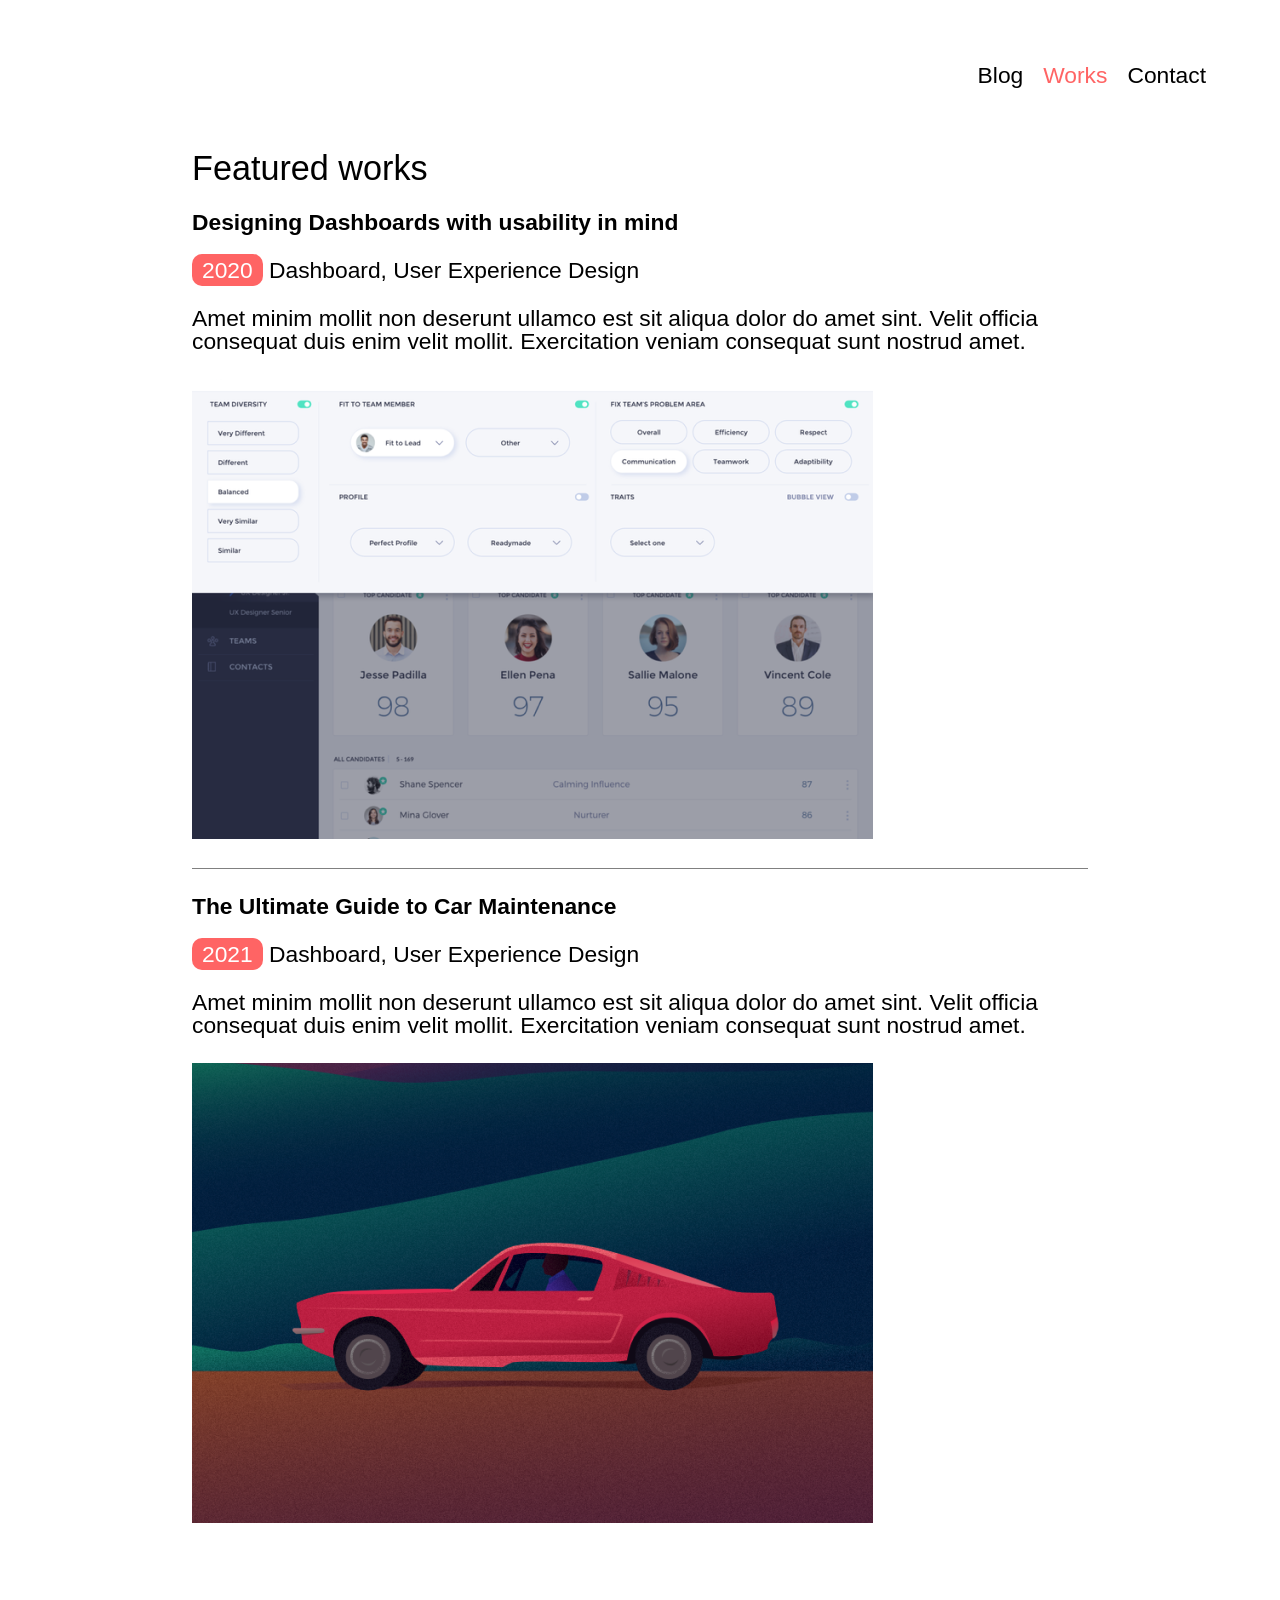
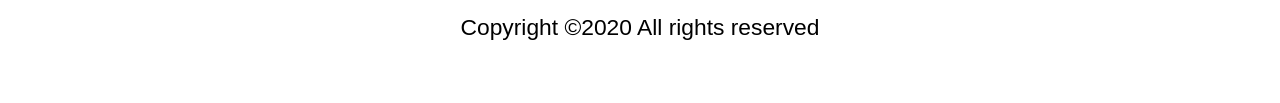
<file: index.html>
<!DOCTYPE html>
<html lang="pt">
<head>
    <meta charset="UTF-8">
    <meta name="viewport" content="width=device-width, initial-scale=1.0">
    <title>Featured works</title>
    <link rel="stylesheet" href="CSS/style.css" type="text/css">
</head>
<body>
    <header>
        <nav>
            <ul>
                <li>
                    <a href="#">Blog</a>
                </li>
                <li class="atual">
                    <a href="#">Works</a>
                </li>
                <li>
                    <a href="#">Contact</a>
                </li>
            </ul>
        </nav>
    </header>
    <main class="works">
        <h1>Featured works</h1>
        <section>
            <h2>Designing Dashboards with usability in mind</h2>
            <p>
          <span>2020</span> Dashboard, User Experience Design
            </p>
            <p>
                Amet minim mollit non deserunt ullamco est sit aliqua dolor do amet sint. Velit officia consequat duis enim velit mollit. Exercitation veniam consequat sunt nostrud amet.
            </p>
            <p>
                <img src="images/Rectangle4.png" alt="Dashboard page">
            </p>
        </section>
        <section>
            <h2>The Ultimate Guide to Car Maintenance</h2>
            <p>
              <span>2021</span>  Dashboard, User Experience Design
            </p>
            <p>
                Amet minim mollit non deserunt ullamco est sit aliqua dolor do amet sint. Velit officia consequat duis enim velit mollit. Exercitation veniam consequat sunt nostrud amet.
            </p>
            <p>
                <img src="images/Rectangle5.png" alt="Dashboard page">
            </p>
        </section>
    </main>
    <footer>
        <nav>
            <ul>
                <li>
                <a href="#"></a>
                </li>
                <li>
                    <a href="#"></a>
                </li>
                <li>
                    <a href="#"></a>
                </li>
                <li>
                    <a href="#"></a>
                </li>
                
            </ul>
        </nav>
        <p>
            Copyright &copy;2020 All rights reserved 
        </p>
    </footer>
</body>
</html>
</file>
<file: CSS/style.css>
/* http://meyerweb.com/eric/tools/css/reset/ 
   v2.0 | 20110126
   License: none (public domain)
*/

html, body, div, span, applet, object, iframe,
h1, h2, h3, h4, h5, h6, p, blockquote, pre,
a, abbr, acronym, address, big, cite, code,
del, dfn, em, img, ins, kbd, q, s, samp,
small, strike, strong, sub, sup, tt, var,
b, u, i, center,
dl, dt, dd, ol, ul, li,
fieldset, form, label, legend,
table, caption, tbody, tfoot, thead, tr, th, td,
article, aside, canvas, details, embed, 
figure, figcaption, footer, header, hgroup, 
menu, nav, output, ruby, section, summary,
time, mark, audio, video {
	margin: 0;
	padding: 0;
	border: 0;
	font-size: 100%;
	font: inherit;
	vertical-align: baseline;
}
/* HTML5 display-role reset for older browsers */
article, aside, details, figcaption, figure, 
footer, header, hgroup, menu, nav, section {
	display: block;
}
body {
	line-height: 1;
}
ol, ul {
	list-style: none;
}
blockquote, q {
	quotes: none;
}
blockquote:before, blockquote:after,
q:before, q:after {
	content: '';
	content: none;
}
table {
	border-collapse: collapse;
	border-spacing: 0;
}

/*===================================
              GERAL   
=====================================*/
html{
    font-family: 'Trebuchet MS', 'Lucida Sans Unicode', 'Lucida Grande', 'Lucida Sans', Arial, sans-serif;
    font-size: calc(10px + 1vw);
}
a{
    color: black;
    text-decoration: none;
}
/*===================================
              TOPO  
=====================================*/
header {
	margin: 5vw 5vw 5vw 5vw;
}
header nav ul{
    display: flex;
    justify-content: right;
}
header nav ul li {
	margin: 0 10px 0 10px;
}
header nav ul li.atual a{
   color: #ff6464;
}

/*===================================
              CONTEÚDO 
=====================================*/

main.works{
	margin: 0 15vw 0 15vw;
}
main.works h1{
	font-size: 1.5rem;
}
main.works section{
	border-bottom: 1px solid gray;
	padding: 0 0 2vw 0;
}
main.works 	section:last-child{
    border: none;
}
main.works section h2{
	font-size: 1.rem;
	margin: 2vw 0 2vw 0;
	font-weight: bold;
}
main.works section p{
	margin: 2vw 0 0 0;
}
main.works section p span{
	background: #ff6464;
	border-radius: 10px;
	color: white;
	padding: 3px 10px 3px 10px;
}

/*===================================
            FOOTER
=====================================*/

footer{
	text-align: center;
	margin: 5vw 0 5vw 0;
}
</file>
